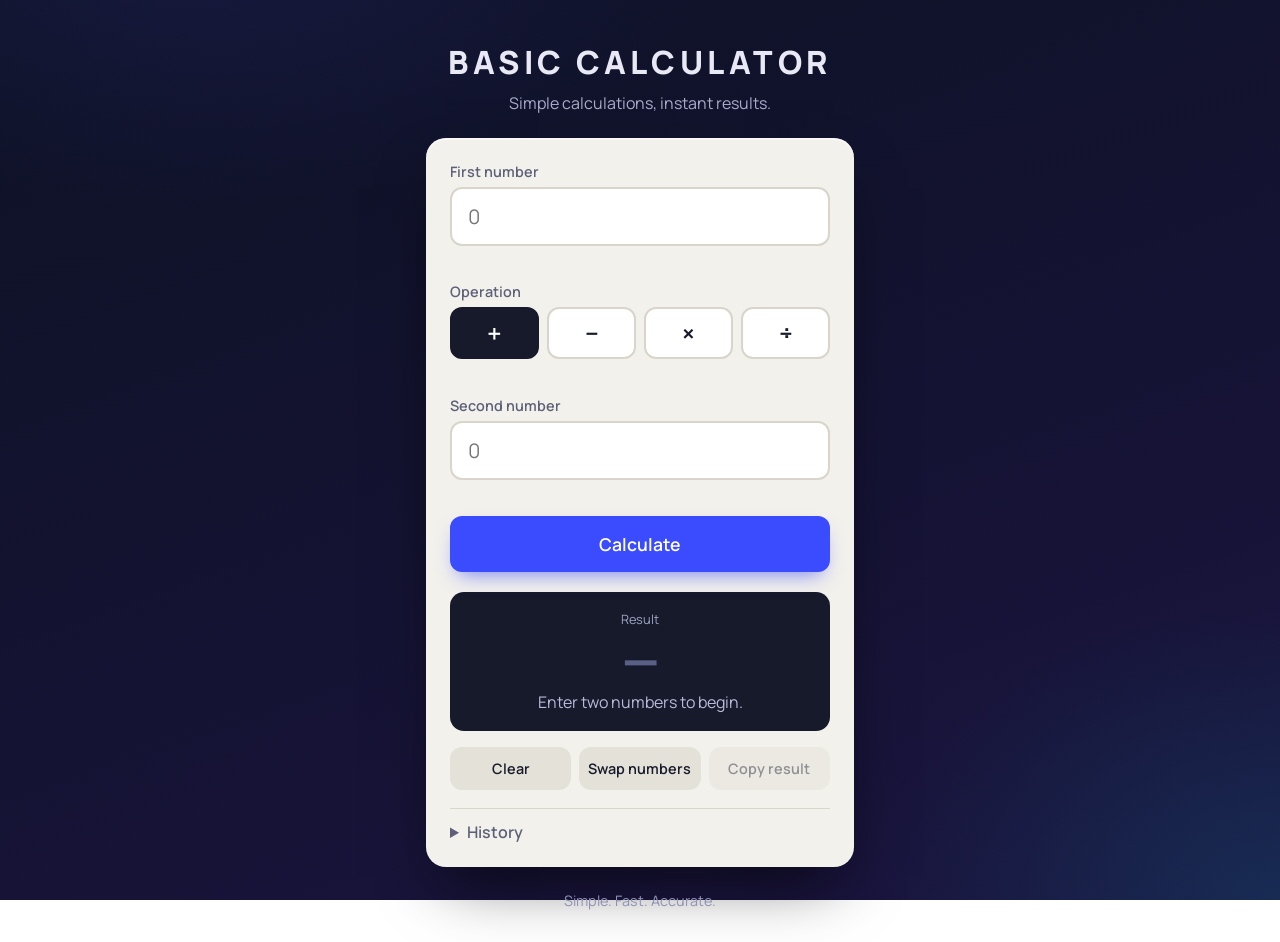
<file: calculator/index.html>
<!DOCTYPE html>
<html lang="en">
<head>
  <meta charset="UTF-8">
  <meta name="viewport" content="width=device-width, initial-scale=1">
  <title>Basic Calculator</title>
  <link rel="preconnect" href="https://fonts.googleapis.com">
  <link rel="preconnect" href="https://fonts.gstatic.com" crossorigin>
  <link href="https://fonts.googleapis.com/css2?family=Manrope:wght@400;600;800&display=swap" rel="stylesheet">
  <link rel="stylesheet" href="style.css">
</head>
<body>
  <main class="shell">
    <header class="header">
      <h1>BASIC CALCULATOR</h1>
      <p>Simple calculations, instant results.</p>
    </header>

    <section class="card" aria-label="Calculator">
      <div class="field">
        <label for="number1">First number</label>
        <input id="number1" type="text" inputmode="decimal" autocomplete="off" placeholder="0" aria-describedby="error1">
        <p class="error" id="error1" role="alert"></p>
      </div>

      <fieldset class="field operations" aria-describedby="errorOp">
        <legend>Operation</legend>
        <div class="op-group">
          <label class="op"><input type="radio" name="operation" value="+" checked><span title="Addition">+</span></label>
          <label class="op"><input type="radio" name="operation" value="-"><span title="Subtraction">−</span></label>
          <label class="op"><input type="radio" name="operation" value="*"><span title="Multiplication">×</span></label>
          <label class="op"><input type="radio" name="operation" value="/"><span title="Division">÷</span></label>
        </div>
        <p class="error" id="errorOp" role="alert"></p>
      </fieldset>

      <div class="field">
        <label for="number2">Second number</label>
        <input id="number2" type="text" inputmode="decimal" autocomplete="off" placeholder="0" aria-describedby="error2">
        <p class="error" id="error2" role="alert"></p>
      </div>

      <button id="calculateBtn" class="primary" type="button">Calculate</button>

      <div class="result-panel" aria-live="polite">
        <p class="result-label">Result</p>
        <p id="result" class="result placeholder">—</p>
        <p id="expression" class="expression">Enter two numbers to begin.</p>
      </div>

      <div class="actions">
        <button id="clearBtn" class="secondary" type="button">Clear</button>
        <button id="swapBtn" class="secondary" type="button">Swap numbers</button>
        <button id="copyBtn" class="secondary" type="button" disabled>Copy result</button>
      </div>

      <details class="history">
        <summary>History</summary>
        <ul id="historyList"><li class="empty">No calculations yet.</li></ul>
      </details>
    </section>

    <footer class="footer">Simple. Fast. Accurate.</footer>
  </main>

  <div id="toast" class="toast" role="status" aria-live="polite"></div>
  <script src="script.js"></script>
</body>
</html>
</file>
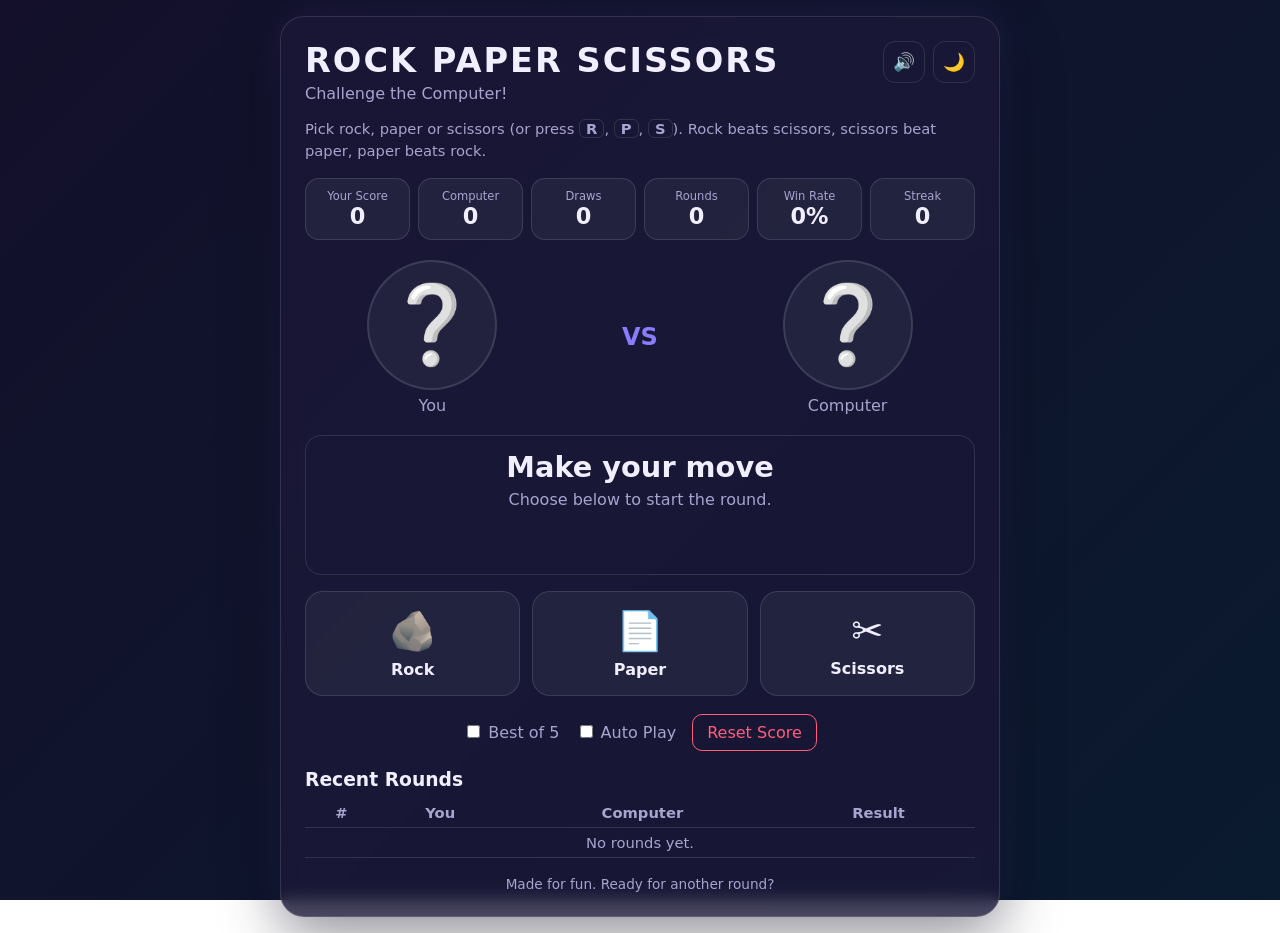
<file: rock-paper-scissors/rock-paper-scissors/index.html>
<!DOCTYPE html>
<html lang="en" data-theme="dark">
<head>
<meta charset="UTF-8">
<meta name="viewport" content="width=device-width, initial-scale=1">
<title>Rock Paper Scissors</title>
<link rel="stylesheet" href="style.css">
</head>
<body>
<main class="game">
  <header class="top">
    <div>
      <h1>ROCK PAPER SCISSORS</h1>
      <p class="sub">Challenge the Computer!</p>
    </div>
    <div class="tools">
      <button id="muteBtn" class="icon-btn" aria-label="Mute sound" aria-pressed="false">🔊</button>
      <button id="themeBtn" class="icon-btn" aria-label="Switch to light theme">🌙</button>
    </div>
  </header>

  <p class="how">Pick rock, paper or scissors (or press <kbd>R</kbd>, <kbd>P</kbd>, <kbd>S</kbd>). Rock beats scissors, scissors beat paper, paper beats rock.</p>

  <section class="scoreboard" aria-label="Scoreboard">
    <div class="stat"><span>Your Score</span><b id="winsEl">0</b></div>
    <div class="stat"><span>Computer</span><b id="lossesEl">0</b></div>
    <div class="stat"><span>Draws</span><b id="drawsEl">0</b></div>
    <div class="stat"><span>Rounds</span><b id="roundsEl">0</b></div>
    <div class="stat"><span>Win Rate</span><b id="rateEl">0%</b></div>
    <div class="stat"><span>Streak</span><b id="streakEl">0</b></div>
  </section>

  <section class="arena" aria-label="Game area">
    <div class="side" id="userSide"><div class="hand" id="userHand">❔</div><span>You</span></div>
    <div class="vs" id="vsEl">VS</div>
    <div class="side" id="compSide"><div class="hand" id="compHand">❔</div><span>Computer</span></div>
  </section>

  <section class="result" id="result" aria-live="polite">
    <h2 id="resultTitle">Make your move</h2>
    <p id="resultText">Choose below to start the round.</p>
    <p id="seriesEl" class="series" hidden></p>
    <button id="againBtn" class="again" hidden>Play Again</button>
  </section>

  <section class="choices" aria-label="Your choices">
    <button class="choice" data-choice="rock"><span>🪨</span>Rock</button>
    <button class="choice" data-choice="paper"><span>📄</span>Paper</button>
    <button class="choice" data-choice="scissors"><span>✂️</span>Scissors</button>
  </section>

  <section class="modes">
    <label><input type="checkbox" id="bo5"> Best of 5</label>
    <label><input type="checkbox" id="auto"> Auto Play</label>
    <button id="resetBtn" class="ghost">Reset Score</button>
  </section>

  <section class="history">
    <h3>Recent Rounds</h3>
    <table>
      <thead><tr><th>#</th><th>You</th><th>Computer</th><th>Result</th></tr></thead>
      <tbody id="historyBody"><tr class="empty"><td colspan="4">No rounds yet.</td></tr></tbody>
    </table>
  </section>

  <footer>Made for fun. Ready for another round?</footer>
</main>
<script src="script.js"></script>
</body>
</html>
</file>
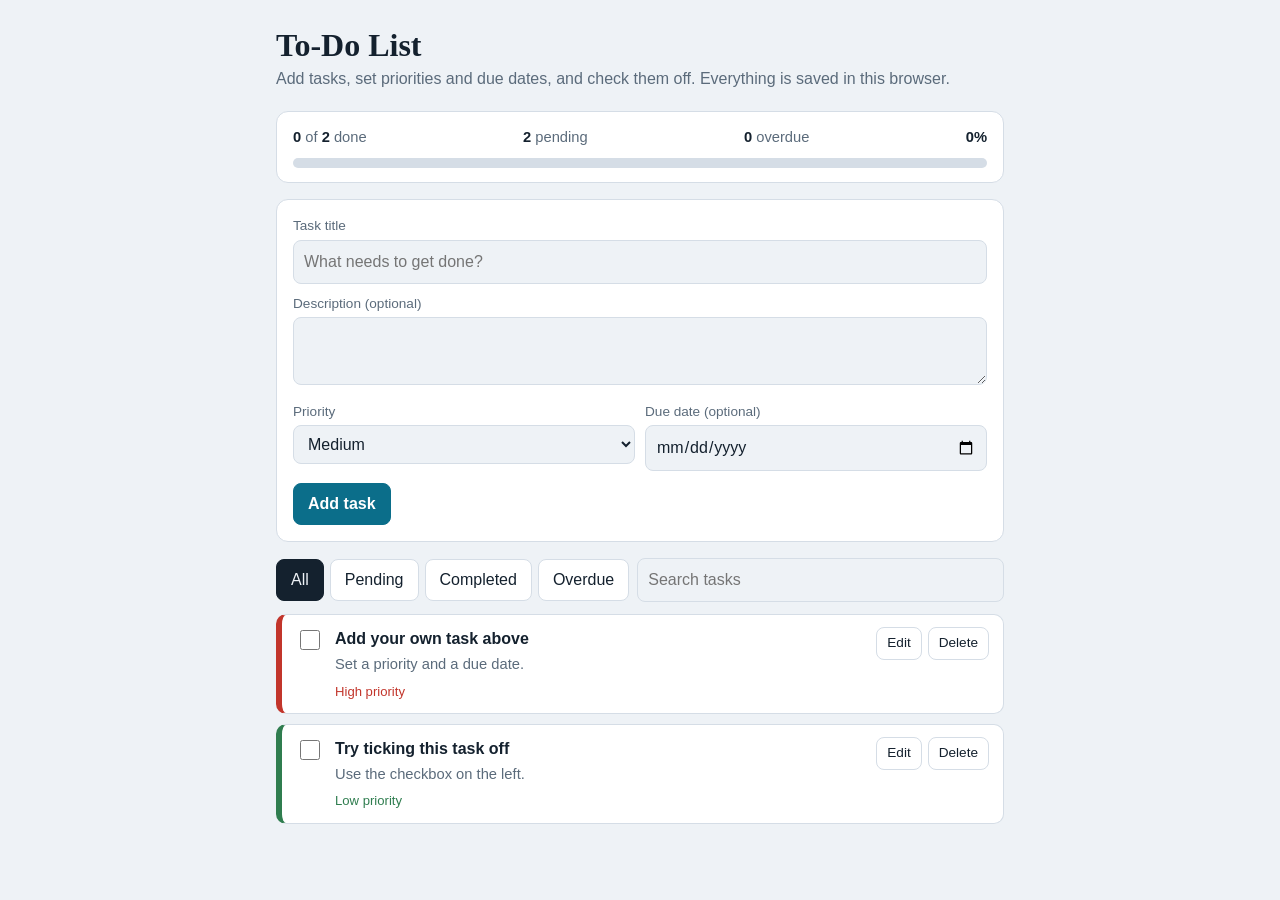
<file: todo_project/todo_project/todo_app.html>
<!DOCTYPE html>
<html lang="en">
<head>
<meta charset="utf-8">
<meta name="viewport" content="width=device-width, initial-scale=1, viewport-fit=cover">
<title>To-Do List</title>
<style>
:root{--bg:#eef2f6;--surface:#fff;--ink:#14212e;--muted:#5b6b7b;--line:#d5dde6;--accent:#0b6e8a;--accent-ink:#fff;--high:#c2352b;--med:#b87a00;--low:#2f7d4f;--over:#c2352b;
box-sizing:border-box;padding-top:env(safe-area-inset-top,0px);padding-bottom:env(safe-area-inset-bottom,0px);color-scheme:light}
@media (prefers-color-scheme:dark){:root:not([data-theme="light"]){--bg:#10181f;--surface:#18232d;--ink:#e6edf3;--muted:#92a3b3;--line:#2a3a48;--accent:#4fb6d3;--accent-ink:#06222c;--high:#ff7b72;--med:#e3b341;--low:#56d364;--over:#ff7b72;color-scheme:dark}}
:root[data-theme="dark"]{--bg:#10181f;--surface:#18232d;--ink:#e6edf3;--muted:#92a3b3;--line:#2a3a48;--accent:#4fb6d3;--accent-ink:#06222c;--high:#ff7b72;--med:#e3b341;--low:#56d364;--over:#ff7b72;color-scheme:dark}
html{scroll-padding-top:env(safe-area-inset-top,0px)}
*{box-sizing:border-box}
body{margin:0;background:var(--bg);color:var(--ink);font:16px/1.5 "Avenir Next","Segoe UI",Roboto,Helvetica,Arial,sans-serif}
main{max-width:760px;margin:0 auto;padding:28px 16px 48px}
h1{font:700 2rem/1.1 Georgia,"Times New Roman",serif;margin:0 0 4px}
.sub{color:var(--muted);margin:0 0 20px}
.prog{background:var(--surface);border:1px solid var(--line);border-radius:12px;padding:14px 16px;margin-bottom:16px}
.prog-top{display:flex;justify-content:space-between;gap:8px;flex-wrap:wrap;font-size:.92rem;color:var(--muted)}
.prog-top b{color:var(--ink)}
.bar{height:10px;background:var(--line);border-radius:6px;margin-top:10px;overflow:hidden}
.bar i{display:block;height:100%;width:0;background:var(--accent);transition:width .3s}
.card{background:var(--surface);border:1px solid var(--line);border-radius:12px;padding:16px;margin-bottom:16px}
.grid{display:grid;grid-template-columns:1fr 1fr;gap:10px}
.grid .full{grid-column:1/-1}
label{display:block;font-size:.85rem;color:var(--muted);margin-bottom:3px}
input,select,textarea{width:100%;font:inherit;color:var(--ink);background:var(--bg);border:1px solid var(--line);border-radius:8px;padding:9px 10px}
textarea{resize:vertical;min-height:54px}
:focus-visible{outline:2px solid var(--accent);outline-offset:2px}
button{font:inherit;cursor:pointer;border-radius:8px;border:1px solid var(--line);background:var(--surface);color:var(--ink);padding:8px 14px}
button.primary{background:var(--accent);color:var(--accent-ink);border-color:var(--accent);font-weight:600}
.actions{display:flex;gap:8px;margin-top:12px}
.bar2{display:flex;gap:8px;flex-wrap:wrap;margin-bottom:12px;align-items:center}
.tabs{display:flex;gap:6px;flex-wrap:wrap}
.tabs button[aria-pressed="true"]{background:var(--ink);color:var(--bg);border-color:var(--ink)}
.bar2 input{flex:1;min-width:140px}
ul{list-style:none;margin:0;padding:0;display:grid;gap:10px}
li{background:var(--surface);border:1px solid var(--line);border-left-width:6px;border-radius:10px;padding:12px 14px;display:grid;grid-template-columns:auto 1fr auto;gap:12px;align-items:start}
li.High{border-left-color:var(--high)}li.Medium{border-left-color:var(--med)}li.Low{border-left-color:var(--low)}
li input[type=checkbox]{width:20px;height:20px;margin-top:3px;accent-color:var(--accent)}
.t{font-weight:600;overflow-wrap:anywhere}
li.done .t{text-decoration:line-through;color:var(--muted)}
.d{color:var(--muted);font-size:.92rem;margin-top:2px;overflow-wrap:anywhere}
.meta{display:flex;gap:10px;flex-wrap:wrap;font-size:.82rem;color:var(--muted);margin-top:6px}
.meta .p-High{color:var(--high)}.meta .p-Medium{color:var(--med)}.meta .p-Low{color:var(--low)}
.meta .over{color:var(--over);font-weight:700}
.row-btns{display:flex;gap:6px}
.row-btns button{padding:5px 10px;font-size:.85rem}
.empty{text-align:center;color:var(--muted);padding:28px 10px;border:1px dashed var(--line);border-radius:10px}
@media (max-width:520px){.grid{grid-template-columns:1fr}li{grid-template-columns:auto 1fr}.row-btns{grid-column:2}}
</style>
</head>
<body>
<main>
<h1>To-Do List</h1>
<p class="sub">Add tasks, set priorities and due dates, and check them off. Everything is saved in this browser.</p>

<section class="prog" aria-label="Progress">
  <div class="prog-top"><span><b id="sDone">0</b> of <b id="sTotal">0</b> done</span><span><b id="sPend">0</b> pending</span><span><b id="sOver">0</b> overdue</span><span><b id="sPct">0%</b></span></div>
  <div class="bar"><i id="barFill"></i></div>
</section>

<section class="card" aria-label="Task form">
  <div class="grid">
    <div class="full"><label for="title">Task title</label><input id="title" maxlength="120" placeholder="What needs to get done?"></div>
    <div class="full"><label for="desc">Description (optional)</label><textarea id="desc" maxlength="400"></textarea></div>
    <div><label for="prio">Priority</label><select id="prio"><option>High</option><option selected>Medium</option><option>Low</option></select></div>
    <div><label for="due">Due date (optional)</label><input id="due" type="date"></div>
  </div>
  <div class="actions"><button class="primary" id="save">Add task</button><button id="cancel" hidden>Cancel edit</button></div>
</section>

<div class="bar2">
  <div class="tabs" id="tabs">
    <button data-f="all" aria-pressed="true">All</button>
    <button data-f="pending" aria-pressed="false">Pending</button>
    <button data-f="done" aria-pressed="false">Completed</button>
    <button data-f="overdue" aria-pressed="false">Overdue</button>
  </div>
  <input id="q" type="search" placeholder="Search tasks" aria-label="Search tasks">
</div>

<ul id="list"></ul>
</main>

<script>
(function(){
var KEY="todo_tasks_v1", tasks=[], filter="all", editId=null;
var $=function(id){return document.getElementById(id)};
var ORDER={High:0,Medium:1,Low:2};

function load(){try{var r=localStorage.getItem(KEY);tasks=r?JSON.parse(r):[]}catch(e){tasks=[]}
  if(!Array.isArray(tasks))tasks=[];
  if(!tasks.length){try{if(!localStorage.getItem(KEY+"_seen")){tasks=[
    {id:1,title:"Try ticking this task off",description:"Use the checkbox on the left.",priority:"Low",due:"",completed:false},
    {id:2,title:"Add your own task above",description:"Set a priority and a due date.",priority:"High",due:"",completed:false}];}}catch(e){}}}
function save(){try{localStorage.setItem(KEY,JSON.stringify(tasks));localStorage.setItem(KEY+"_seen","1")}catch(e){}}
function today(){var d=new Date();return d.getFullYear()+"-"+String(d.getMonth()+1).padStart(2,"0")+"-"+String(d.getDate()).padStart(2,"0")}
function isOver(t){return !t.completed&&t.due&&t.due<today()}
function nextId(){return tasks.reduce(function(m,t){return Math.max(m,t.id)},0)+1}

function el(tag,cls,text){var e=document.createElement(tag);if(cls)e.className=cls;if(text!=null)e.textContent=text;return e}

function stats(){
  var total=tasks.length,done=tasks.filter(function(t){return t.completed}).length,over=tasks.filter(isOver).length;
  var pct=total?Math.round(done/total*100):0;
  $("sTotal").textContent=total;$("sDone").textContent=done;$("sPend").textContent=total-done;$("sOver").textContent=over;
  $("sPct").textContent=pct+"%";$("barFill").style.width=pct+"%";
}

function render(){
  var q=$("q").value.trim().toLowerCase();
  var shown=tasks.filter(function(t){
    if(filter==="pending"&&t.completed)return false;
    if(filter==="done"&&!t.completed)return false;
    if(filter==="overdue"&&!isOver(t))return false;
    if(q&&(t.title+" "+(t.description||"")).toLowerCase().indexOf(q)<0)return false;
    return true;
  }).sort(function(a,b){
    return (a.completed-b.completed)||(ORDER[a.priority]-ORDER[b.priority])||((a.due||"9999")<(b.due||"9999")?-1:1);
  });
  var ul=$("list");ul.textContent="";
  if(!shown.length){var li=el("div","empty",tasks.length?"No tasks match this view.":"No tasks yet. Add your first task above.");ul.appendChild(li);stats();return}
  shown.forEach(function(t){
    var li=el("li",t.priority+(t.completed?" done":""));
    var cb=el("input");cb.type="checkbox";cb.checked=t.completed;cb.setAttribute("aria-label","Mark complete: "+t.title);
    cb.onchange=function(){t.completed=cb.checked;save();render()};
    var body=el("div");
    body.appendChild(el("div","t",t.title));
    if(t.description)body.appendChild(el("div","d",t.description));
    var meta=el("div","meta");
    meta.appendChild(el("span","p-"+t.priority,t.priority+" priority"));
    if(t.due)meta.appendChild(el("span",isOver(t)?"over":"","Due "+t.due+(isOver(t)?" (overdue)":"")));
    if(t.completed)meta.appendChild(el("span","","Completed"));
    body.appendChild(meta);
    var rb=el("div","row-btns");
    var eb=el("button","","Edit");eb.onclick=function(){startEdit(t.id)};
    var db=el("button","","Delete");db.onclick=function(){if(confirm("Delete \u201c"+t.title+"\u201d?")){tasks=tasks.filter(function(x){return x.id!==t.id});if(editId===t.id)resetForm();save();render()}};
    rb.appendChild(eb);rb.appendChild(db);
    li.appendChild(cb);li.appendChild(body);li.appendChild(rb);ul.appendChild(li);
  });
  stats();
}

function resetForm(){editId=null;$("title").value="";$("desc").value="";$("prio").value="Medium";$("due").value="";$("save").textContent="Add task";$("cancel").hidden=true}
function startEdit(id){
  var t=tasks.filter(function(x){return x.id===id})[0];if(!t)return;
  editId=id;$("title").value=t.title;$("desc").value=t.description||"";$("prio").value=t.priority;$("due").value=t.due||"";
  $("save").textContent="Save changes";$("cancel").hidden=false;$("title").focus();window.scrollTo({top:0,behavior:"smooth"});
}
function submit(){
  var title=$("title").value.trim();
  if(!title){$("title").focus();$("title").placeholder="Enter a title to add the task";return}
  var data={title:title,description:$("desc").value.trim(),priority:$("prio").value,due:$("due").value};
  if(editId!==null){tasks.forEach(function(t){if(t.id===editId){t.title=data.title;t.description=data.description;t.priority=data.priority;t.due=data.due}})}
  else{tasks.push({id:nextId(),title:data.title,description:data.description,priority:data.priority,due:data.due,completed:false})}
  save();resetForm();render();
}
$("save").onclick=submit;
$("cancel").onclick=resetForm;
$("title").addEventListener("keydown",function(e){if(e.key==="Enter")submit()});
$("q").addEventListener("input",render);
$("tabs").addEventListener("click",function(e){
  var b=e.target.closest("button");if(!b)return;filter=b.getAttribute("data-f");
  Array.prototype.forEach.call($("tabs").children,function(x){x.setAttribute("aria-pressed",x===b?"true":"false")});render();
});
load();render();
})();
</script>
</body>
</html>
</file>
<file: calculator/style.css>
:root {
  --bg-1: #0d1224;
  --bg-2: #1b1440;
  --paper: #f3f1ec;
  --ink: #171a2b;
  --muted: #5d6178;
  --line: #d9d5ca;
  --accent: #3b4cff;
  --accent-dark: #2a37d1;
  --danger: #c2302e;
  --radius: 20px;
  box-sizing: border-box;
}
*, *::before, *::after { box-sizing: inherit; }

html { min-height: 100%; }
body {
  margin: 0;
  min-height: 100vh;
  font-family: "Manrope", system-ui, -apple-system, "Segoe UI", sans-serif;
  color: #e9e9f5;
  background:
    radial-gradient(900px 500px at 15% -10%, #2b2a7a55, transparent 60%),
    radial-gradient(700px 500px at 100% 100%, #0f6c8a44, transparent 60%),
    linear-gradient(160deg, var(--bg-1), var(--bg-2));
  background-attachment: fixed;
}

.shell {
  max-width: 460px;
  margin: 0 auto;
  padding: 40px 16px 32px;
}

.header { text-align: center; margin-bottom: 24px; }
.header h1 { margin: 0; font-size: clamp(1.5rem, 5vw, 2rem); font-weight: 800; letter-spacing: 0.14em; }
.header p { margin: 8px 0 0; color: #a9abc9; }

.card {
  background: var(--paper);
  color: var(--ink);
  border-radius: var(--radius);
  padding: 24px;
  box-shadow: 0 30px 60px -20px #000a, 0 2px 0 #fff8 inset;
}

.field { margin: 0 0 14px; padding: 0; border: 0; min-width: 0; }
.field label, .field legend { display: block; padding: 0; margin-bottom: 6px; font-weight: 600; font-size: 0.9rem; color: var(--muted); }

input[type="text"] {
  width: 100%;
  padding: 14px 16px;
  font: inherit;
  font-size: 1.25rem;
  font-variant-numeric: tabular-nums;
  color: var(--ink);
  background: #fff;
  border: 2px solid var(--line);
  border-radius: 12px;
  transition: border-color .15s, box-shadow .15s;
}
input[type="text"]:focus-visible { outline: none; border-color: var(--accent); box-shadow: 0 0 0 4px #3b4cff26; }
input[aria-invalid="true"] { border-color: var(--danger); }

.error { min-height: 1.2em; margin: 6px 0 0; font-size: 0.85rem; color: var(--danger); }

.op-group { display: grid; grid-template-columns: repeat(4, 1fr); gap: 8px; }
.op { position: relative; margin: 0 !important; }
.op input { position: absolute; opacity: 0; inset: 0; cursor: pointer; }
.op span {
  display: grid; place-items: center; height: 52px;
  font-size: 1.6rem; font-weight: 600; color: var(--ink);
  background: #fff; border: 2px solid var(--line); border-radius: 12px;
  transition: transform .12s, background .15s, color .15s, border-color .15s;
}
.op:hover span { border-color: #aab0ff; }
.op input:checked + span { background: var(--ink); border-color: var(--ink); color: #fff; }
.op input:focus-visible + span { outline: 3px solid var(--accent); outline-offset: 2px; }
.op:active span { transform: scale(.94); }

button {
  font: inherit; font-weight: 600; cursor: pointer; border: 0;
  border-radius: 12px; transition: transform .12s, background .15s, box-shadow .15s, opacity .15s;
}
button:focus-visible, summary:focus-visible { outline: 3px solid var(--accent); outline-offset: 2px; }
button:active:not(:disabled) { transform: scale(.97); }
button:disabled { opacity: .45; cursor: not-allowed; }

.primary {
  width: 100%; padding: 16px; font-size: 1.1rem; color: #fff;
  background: var(--accent); box-shadow: 0 10px 20px -8px #3b4cffaa;
}
.primary:hover { background: var(--accent-dark); box-shadow: 0 14px 24px -8px #3b4cffcc; }

.result-panel {
  margin: 20px 0 16px; padding: 18px; text-align: center;
  background: var(--ink); color: #fff; border-radius: 14px;
}
.result-label { margin: 0; font-size: 0.8rem; color: #9fa3c4; }
.result {
  margin: 4px 0; font-size: clamp(2rem, 9vw, 3rem); font-weight: 800;
  font-variant-numeric: tabular-nums; overflow-wrap: anywhere; line-height: 1.15;
}
.result.placeholder { color: #5a5f86; }
.result.is-error { font-size: 1.3rem; color: #ff8d8b; }
.expression { margin: 0; color: #b8bbdb; font-variant-numeric: tabular-nums; overflow-wrap: anywhere; }
.result.pop { animation: pop .25s ease-out; }
@keyframes pop { from { transform: scale(.92); opacity: .4; } to { transform: none; opacity: 1; } }

.actions { display: grid; grid-template-columns: repeat(3, 1fr); gap: 8px; }
.secondary { padding: 12px 6px; font-size: 0.9rem; color: var(--ink); background: #e4e1d8; }
.secondary:hover:not(:disabled) { background: #d6d2c6; }

.history { margin-top: 18px; border-top: 1px solid var(--line); padding-top: 12px; }
.history summary { cursor: pointer; font-weight: 600; color: var(--muted); }
.history ul { margin: 10px 0 0; padding: 0; list-style: none; font-variant-numeric: tabular-nums; }
.history li { padding: 6px 0; border-bottom: 1px dashed var(--line); overflow-wrap: anywhere; }
.history li.empty { color: var(--muted); border: 0; }

.footer { margin-top: 24px; text-align: center; color: #8f92b5; font-size: 0.9rem; }

.toast {
  position: fixed; left: 50%; bottom: 24px; transform: translate(-50%, 20px);
  padding: 12px 18px; background: #fff; color: var(--ink); font-weight: 600;
  border-radius: 999px; box-shadow: 0 10px 30px #0006;
  opacity: 0; pointer-events: none; transition: opacity .2s, transform .2s;
}
.toast.show { opacity: 1; transform: translate(-50%, 0); }

@media (max-width: 380px) {
  .card { padding: 18px; }
  .actions { grid-template-columns: 1fr; }
}
@media (prefers-reduced-motion: reduce) {
  *, *::before, *::after { animation: none !important; transition: none !important; }
}
</file>
<file: rock-paper-scissors/rock-paper-scissors/style.css>
:root{--bg1:#14102b;--bg2:#0a1a2f;--panel:#1b1838cc;--line:#ffffff1f;--text:#f1eeff;--muted:#a9a3cf;
--win:#3de0a5;--lose:#ff5d7a;--draw:#ffc95c;--accent:#8b7bff;}
[data-theme="light"]{--bg1:#eef0ff;--bg2:#dff3f5;--panel:#ffffffcc;--line:#1b183826;--text:#1c1a36;--muted:#5d5985;
--win:#0f9d6a;--lose:#d6264a;--draw:#b77a00;--accent:#5a49e0;}
*{box-sizing:border-box}
body{margin:0;min-height:100vh;display:grid;place-items:center;padding:16px;color:var(--text);
font-family:"Trebuchet MS","Segoe UI",system-ui,sans-serif;background:linear-gradient(135deg,var(--bg1),var(--bg2)) fixed;transition:background .3s}
.game{width:min(720px,100%);background:var(--panel);border:1px solid var(--line);border-radius:24px;padding:24px;
box-shadow:0 20px 60px #0006,0 0 40px #8b7bff22;backdrop-filter:blur(8px)}
.top{display:flex;justify-content:space-between;align-items:flex-start;gap:12px}
h1{margin:0;font-size:clamp(1.4rem,5vw,2.1rem);letter-spacing:.06em;font-weight:900}
.sub{margin:4px 0 0;color:var(--muted)}
.tools{display:flex;gap:8px}
.icon-btn{width:42px;height:42px;border-radius:12px;border:1px solid var(--line);background:transparent;color:inherit;font-size:1.1rem;cursor:pointer;transition:transform .15s,background .15s}
.icon-btn:hover{transform:scale(1.1);background:#ffffff14}
.how{color:var(--muted);font-size:.92rem;line-height:1.5}
kbd{border:1px solid var(--line);border-radius:6px;padding:0 6px;font-family:inherit;font-weight:700}
.scoreboard{display:grid;grid-template-columns:repeat(6,1fr);gap:8px;margin:16px 0}
.stat{background:#ffffff0d;border:1px solid var(--line);border-radius:14px;padding:10px 4px;text-align:center}
.stat span{display:block;font-size:.72rem;color:var(--muted)}
.stat b{font-size:1.4rem;display:inline-block}
.stat b.bump{animation:bump .35s}
.arena{display:flex;align-items:center;justify-content:space-around;margin:20px 0}
.side{text-align:center;color:var(--muted)}
.hand{width:clamp(90px,24vw,130px);height:clamp(90px,24vw,130px);display:grid;place-items:center;font-size:clamp(3rem,12vw,4.8rem);
border-radius:50%;border:2px solid var(--line);background:#ffffff0d;margin-bottom:6px;transition:box-shadow .3s,border-color .3s}
.hand.shake{animation:shake .45s infinite}
.hand.reveal{animation:pop .45s}
.hand.winner{border-color:var(--win);box-shadow:0 0 0 4px #3de0a540,0 0 36px var(--win)}
.hand.loser{opacity:.5}
.vs{font-weight:900;font-size:1.5rem;color:var(--accent)}
.vs.count{font-size:2.6rem;animation:pop .5s}
.result{text-align:center;min-height:140px;border-radius:16px;padding:14px;border:1px solid var(--line);margin-bottom:16px}
.result h2{margin:0 0 6px;font-size:1.8rem}
.result p{margin:4px 0;color:var(--muted)}
.result.win h2{color:var(--win);text-shadow:0 0 20px var(--win)}
.result.lose h2{color:var(--lose);animation:shake .4s 2}
.result.draw h2{color:var(--draw)}
.series{color:var(--text)!important;font-weight:700}
.again{margin-top:8px;padding:12px 36px;border:0;border-radius:999px;background:var(--accent);color:#fff;font-size:1.05rem;font-weight:800;cursor:pointer;box-shadow:0 0 24px #8b7bff88;transition:transform .15s}
.again:hover{transform:translateY(-2px) scale(1.04)}
.choices{display:grid;grid-template-columns:repeat(3,1fr);gap:12px}
.choice{display:flex;flex-direction:column;align-items:center;gap:6px;padding:16px 8px;border-radius:18px;border:1px solid var(--line);
background:#ffffff0d;color:inherit;font:inherit;font-weight:700;cursor:pointer;transition:transform .15s,box-shadow .2s,border-color .2s}
.choice span{font-size:2.4rem}
.choice:hover:not(:disabled){transform:translateY(-4px);border-color:var(--accent);box-shadow:0 8px 24px #8b7bff44}
.choice:active:not(:disabled){transform:scale(.95)}
.choice:disabled{opacity:.45;cursor:not-allowed}
.choice.picked{border-color:var(--accent);opacity:1}
.modes{display:flex;flex-wrap:wrap;gap:16px;align-items:center;justify-content:center;margin:18px 0}
.modes label{cursor:pointer;color:var(--muted)}
.ghost{background:transparent;color:var(--lose);border:1px solid var(--lose);border-radius:10px;padding:8px 14px;font:inherit;cursor:pointer}
.ghost:hover:not(:disabled){background:#ff5d7a22}
.ghost:disabled{opacity:.4;cursor:not-allowed}
.history h3{margin:0 0 8px}
table{width:100%;border-collapse:collapse;font-size:.92rem}
th,td{padding:6px;text-align:center;border-bottom:1px solid var(--line)}
th{color:var(--muted);font-weight:600}
td.win{color:var(--win)}td.lose{color:var(--lose)}td.draw{color:var(--draw)}
.empty td{color:var(--muted)}
footer{text-align:center;color:var(--muted);margin-top:18px;font-size:.85rem}
button:focus-visible,input:focus-visible{outline:3px solid var(--accent);outline-offset:2px}
.confetti{position:fixed;top:-10px;width:9px;height:14px;z-index:50;pointer-events:none;animation:fall 1.8s ease-in forwards}
@keyframes shake{0%,100%{transform:translateX(0) rotate(0)}25%{transform:translateX(-6px) rotate(-6deg)}75%{transform:translateX(6px) rotate(6deg)}}
@keyframes pop{0%{transform:scale(.4)}70%{transform:scale(1.15)}100%{transform:scale(1)}}
@keyframes bump{50%{transform:scale(1.4)}}
@keyframes fall{to{transform:translateY(105vh) rotate(720deg);opacity:.6}}
@media(max-width:560px){.game{padding:16px}.scoreboard{grid-template-columns:repeat(3,1fr)}}
@media(prefers-reduced-motion:reduce){*{animation:none!important;transition:none!important}}
</file>
